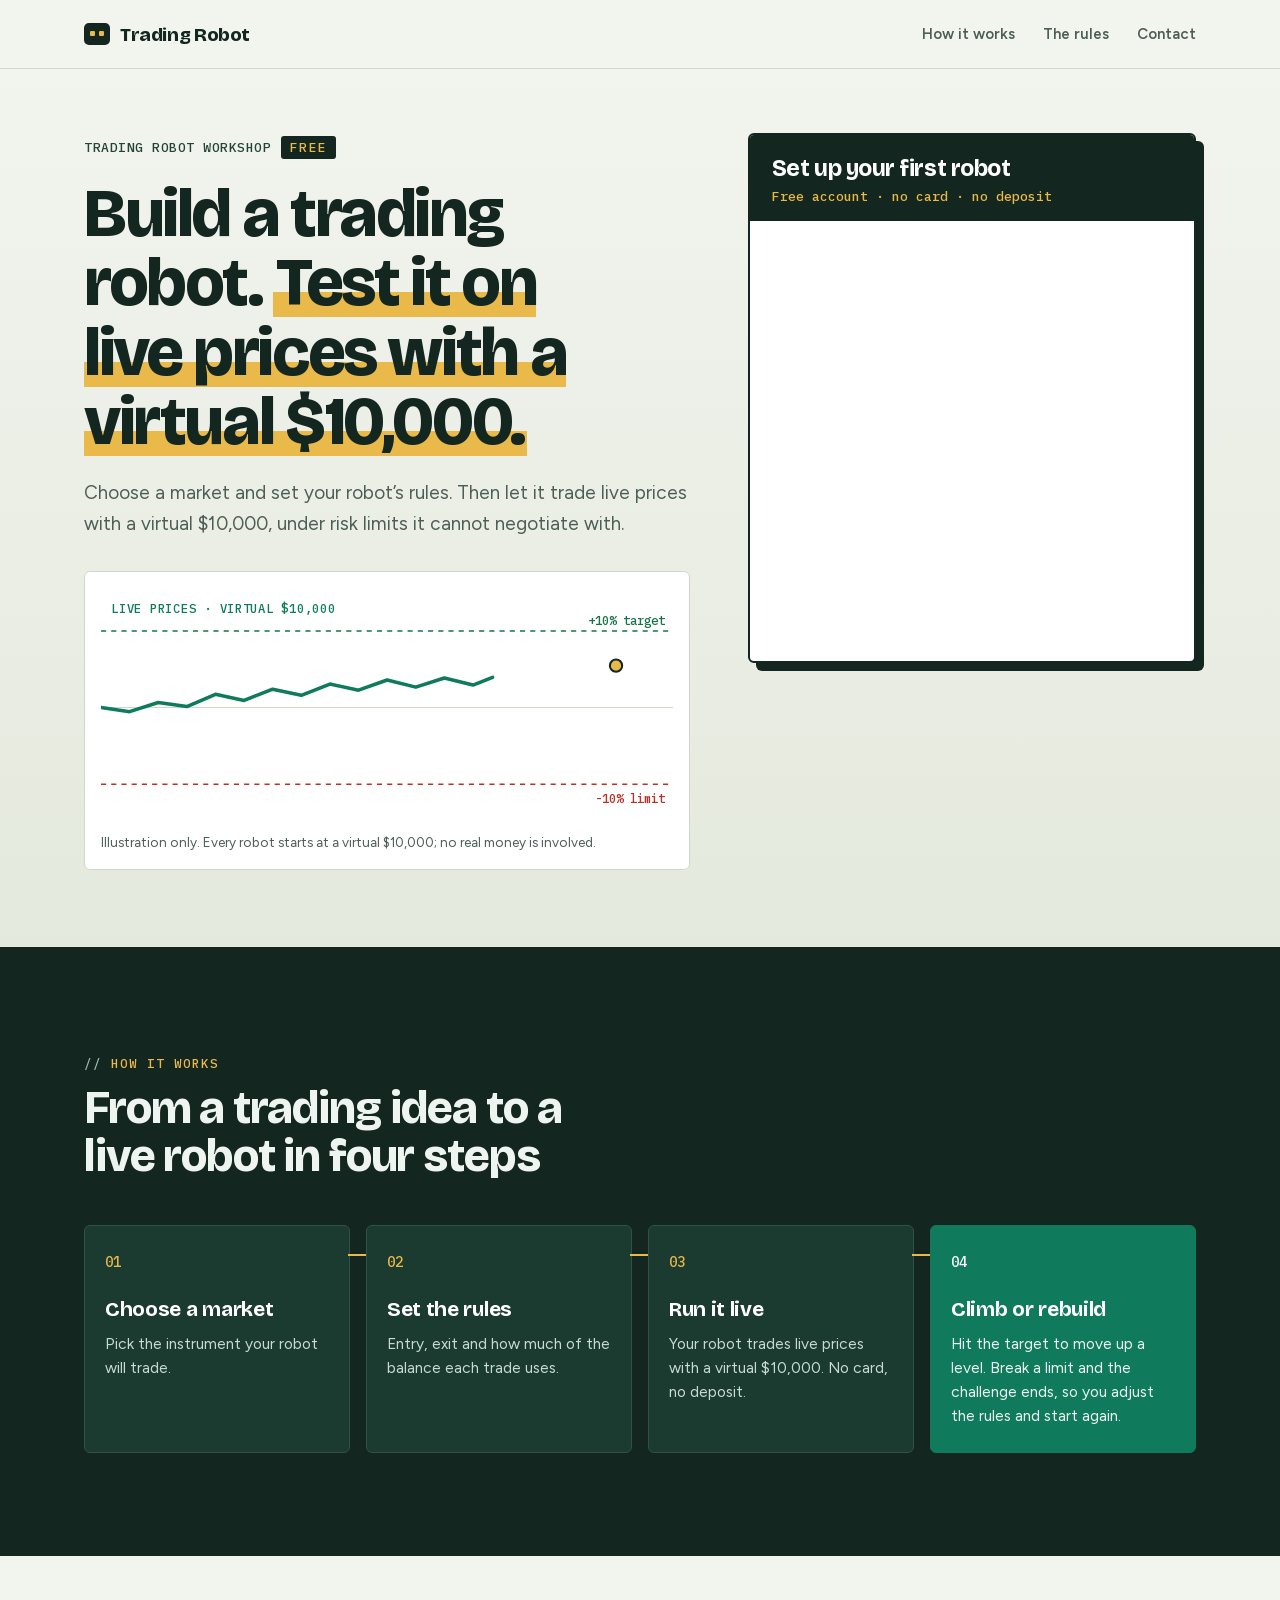
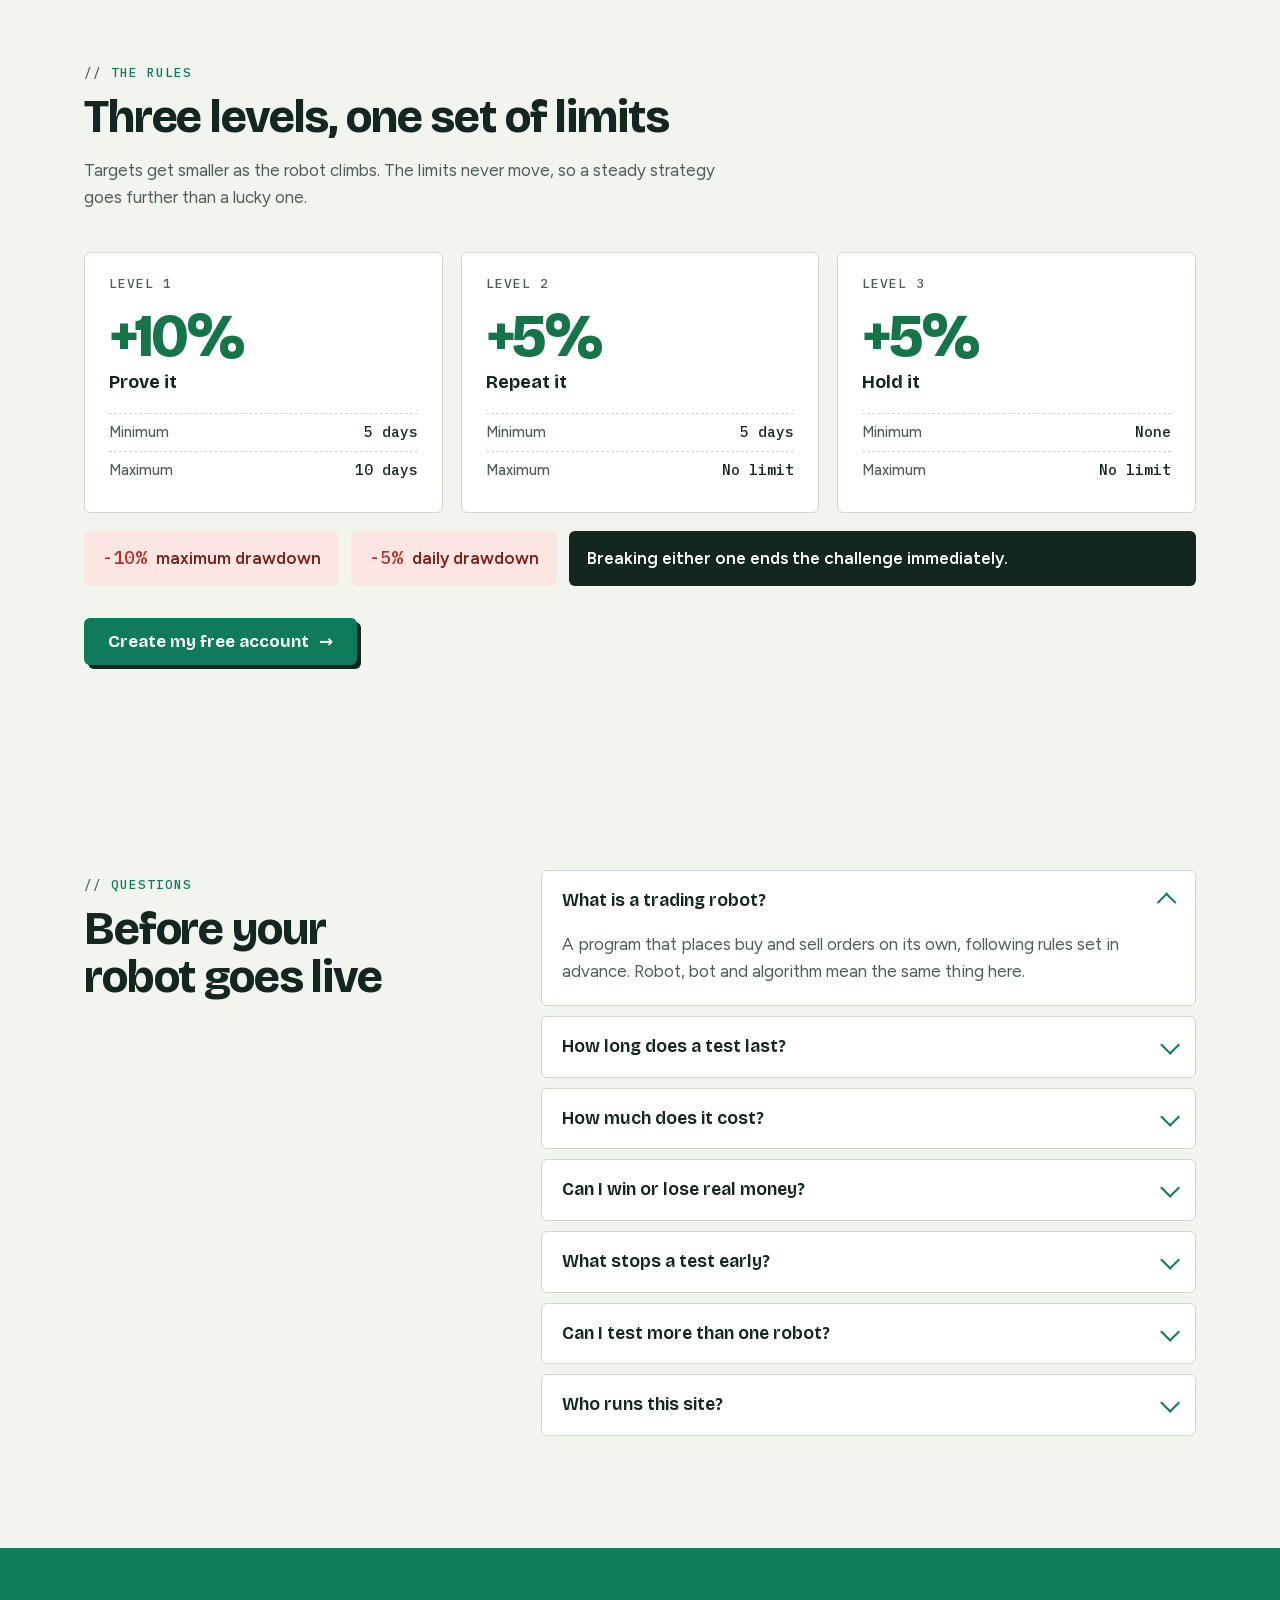
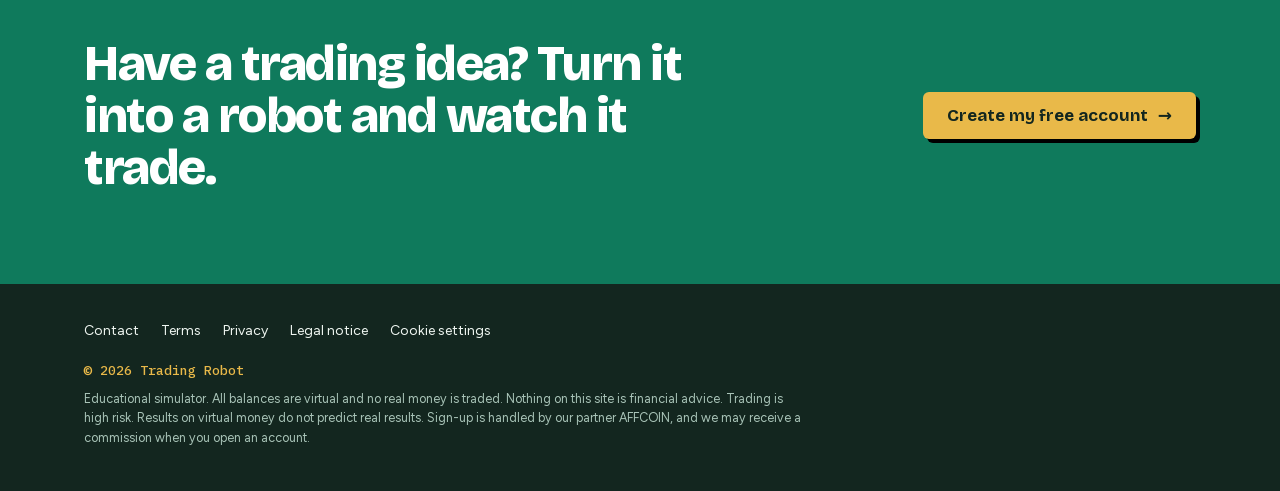
<file: index.html>
<!DOCTYPE html>
<html lang="en">
<head>
<meta charset="utf-8">
<meta name="viewport" content="width=device-width, initial-scale=1">
<title>Build a Trading Robot and Test It on Live Prices, Free | Trading Robot</title>
<meta name="description" content="Set up a trading robot and run it on live market prices with a virtual $10,000 under fixed risk limits. Free: no card, no deposit.">
<link rel="canonical" href="https://tradingrobot.software/">
<meta property="og:title" content="Build a Trading Robot and Test It on Live Prices, Free | Trading Robot">
<meta property="og:description" content="Set up a trading robot and run it on live market prices with a virtual $10,000 under fixed risk limits. Free: no card, no deposit.">
<meta property="og:url" content="https://tradingrobot.software/">
<meta property="og:type" content="website">
<meta name="theme-color" content="#f2f4ee">
<link rel="preload" href="/assets/fonts/BricolageGrotesque-latin.woff2" as="font" type="font/woff2" crossorigin>
<link rel="stylesheet" href="/assets/fonts/fonts.css">
<link rel="stylesheet" href="/assets/site.css">
<script src="/assets/consent.js" data-ga=""></script>
<script type="application/ld+json">
{"@context": "https://schema.org", "@type": "FAQPage", "mainEntity": [{"@type": "Question", "name": "What is a trading robot?", "acceptedAnswer": {"@type": "Answer", "text": "A program that places buy and sell orders on its own, following rules set in advance. Robot, bot and algorithm mean the same thing here."}}, {"@type": "Question", "name": "How long does a test last?", "acceptedAnswer": {"@type": "Answer", "text": "Level 1 lasts between 5 and 10 days. Level 2 needs at least 5 days and has no end date. Level 3 has neither a minimum nor a deadline."}}, {"@type": "Question", "name": "How much does it cost?", "acceptedAnswer": {"@type": "Answer", "text": "Nothing. Opening an account asks for no card and no deposit."}}, {"@type": "Question", "name": "Can I win or lose real money?", "acceptedAnswer": {"@type": "Answer", "text": "No. Every robot trades a virtual balance. There is no deposit, no withdrawal and no payout: the only thing at stake is your strategy's record."}}, {"@type": "Question", "name": "What stops a test early?", "acceptedAnswer": {"@type": "Answer", "text": "A loss of 5% in a single day, or a total drawdown of 10%. Either one ends the challenge on the spot."}}, {"@type": "Question", "name": "Can I test more than one robot?", "acceptedAnswer": {"@type": "Answer", "text": "Yes. Each robot gets its own virtual $10,000 balance, so you can compare versions of a strategy side by side."}}]}
</script>
</head>
<body>
<header class="bar">
  <div class="wrap">
    <a class="logo" href="/"><span class="logo-glyph" aria-hidden="true"></span>Trading Robot</a>
    <nav aria-label="Main"><a href="/#how">How it works</a><a class="hide-sm" href="/#rules">The rules</a><a href="/contact/">Contact</a></nav>
  </div>
</header>

<main>
<section class="hero">
  <div class="wrap hero-grid">
    <div class="hero-copy">
      <p class="tag fade">Trading robot workshop <span>Free</span></p>
      <h1 class="fade f1">Build a trading robot. <mark>Test it on live prices with a virtual $10,000.</mark></h1>
      <p class="intro fade f2">Choose a market and set your robot&rsquo;s rules. Then let it trade live prices with a virtual $10,000, under risk limits it cannot negotiate with.</p>
      <figure class="curve fade f3" aria-labelledby="curve-cap">
        <svg viewBox="0 0 560 230" role="img" aria-label="Illustration: a robot's virtual balance on live prices, between a +10% target and a -10% limit">
          <line class="c-target" x1="0" y1="42" x2="560" y2="42"/>
          <line class="c-limit" x1="0" y1="192" x2="560" y2="192"/>
          <line class="c-zero" x1="0" y1="117" x2="560" y2="117"/>
          <polyline class="c-live" points="0,117 28,121 56,112 84,116 112,104 140,110 168,99 196,105 224,94 252,100 280,90 308,97 336,88 364,95 392,84 420,90 448,80 476,87 504,76"/>
          <circle class="c-dot" cx="504" cy="76" r="6"/>
          <text class="c-lab c-lab-live" x="10" y="24">LIVE PRICES &middot; VIRTUAL $10,000</text>
          <text class="c-val c-val-t" x="552" y="36" text-anchor="end">+10% target</text>
          <text class="c-val c-val-r" x="552" y="210" text-anchor="end">-10% limit</text>
        </svg>
        <figcaption id="curve-cap">Illustration only. Every robot starts at a virtual $10,000; no real money is involved.</figcaption>
      </figure>
    </div>
    <aside class="join fade f2" id="start" aria-labelledby="join-title">
      <div class="join-head">
        <h2 id="join-title">Set up your first robot</h2>
        <p>Free account &middot; no card &middot; no deposit</p>
      </div>
      <div class="wl-signup"></div>
    </aside>
  </div>
</section>

<section class="pipeline" id="how" aria-labelledby="pipe-title">
  <div class="wrap">
    <div class="head">
      <p class="label">How it works</p>
      <h2 class="title" id="pipe-title">From a trading idea to a live robot in four steps</h2>
    </div>
    <ol class="stages">
      <li><span class="stage-n">01</span><h3>Choose a market</h3><p>Pick the instrument your robot will trade.</p></li>
      <li><span class="stage-n">02</span><h3>Set the rules</h3><p>Entry, exit and how much of the balance each trade uses.</p></li>
      <li><span class="stage-n">03</span><h3>Run it live</h3><p>Your robot trades live prices with a virtual $10,000. No card, no deposit.</p></li>
      <li class="here"><span class="stage-n">04</span><h3>Climb or rebuild</h3><p>Hit the target to move up a level. Break a limit and the challenge ends, so you adjust the rules and start again.</p></li>
    </ol>
  </div>
</section>

<section class="levels" id="rules" aria-labelledby="levels-title">
  <div class="wrap">
    <div class="head">
      <p class="label">The rules</p>
      <h2 class="title" id="levels-title">Three levels, one set of limits</h2>
      <p class="sub">Targets get smaller as the robot climbs. The limits never move, so a steady strategy goes further than a lucky one.</p>
    </div>
    <div class="lv-grid">
      <article class="lv"><p class="lv-n">Level 1</p><p class="lv-goal">+10%</p><p class="lv-name">Prove it</p><ul><li><span>Minimum</span>5 days</li><li><span>Maximum</span>10 days</li></ul></article>
      <article class="lv"><p class="lv-n">Level 2</p><p class="lv-goal">+5%</p><p class="lv-name">Repeat it</p><ul><li><span>Minimum</span>5 days</li><li><span>Maximum</span>No limit</li></ul></article>
      <article class="lv"><p class="lv-n">Level 3</p><p class="lv-goal">+5%</p><p class="lv-name">Hold it</p><ul><li><span>Minimum</span>None</li><li><span>Maximum</span>No limit</li></ul></article>
    </div>
    <div class="limits" role="note">
      <p><b>-10%</b> maximum drawdown</p>
      <p><b>-5%</b> daily drawdown</p>
      <p class="stop">Breaking either one ends the challenge immediately.</p>
    </div>
    <p class="actions"><a class="btn" href="#start">Create my free account <span aria-hidden="true">&rarr;</span></a></p>
  </div>
</section>

<section class="faq" aria-labelledby="faq-title">
  <div class="wrap">
    <div class="head">
      <p class="label">Questions</p>
      <h2 class="title" id="faq-title">Before your robot goes live</h2>
    </div>
    <div class="qa">
      <details open><summary>What is a trading robot?</summary><p>A program that places buy and sell orders on its own, following rules set in advance. Robot, bot and algorithm mean the same thing here.</p></details>
      <details><summary>How long does a test last?</summary><p>Level 1 lasts between 5 and 10 days. Level 2 needs at least 5 days and has no end date. Level 3 has neither a minimum nor a deadline.</p></details>
      <details><summary>How much does it cost?</summary><p>Nothing. Opening an account asks for no card and no deposit.</p></details>
      <details><summary>Can I win or lose real money?</summary><p>No. Every robot trades a virtual balance. There is no deposit, no withdrawal and no payout: the only thing at stake is your strategy's record.</p></details>
      <details><summary>What stops a test early?</summary><p>A loss of 5% in a single day, or a total drawdown of 10%. Either one ends the challenge on the spot.</p></details>
      <details><summary>Can I test more than one robot?</summary><p>Yes. Each robot gets its own virtual $10,000 balance, so you can compare versions of a strategy side by side.</p></details>
      <details><summary>Who runs this site?</summary><p>An independent publisher. See the <a href="/legal-notice/">legal notice</a>, or write to us through the <a href="/contact/">contact page</a>.</p></details>
    </div>
  </div>
</section>

<section class="closing">
  <div class="wrap">
    <h2>Have a trading idea? Turn it into a robot and watch it trade.</h2>
    <a class="btn btn-light" href="#start">Create my free account <span aria-hidden="true">&rarr;</span></a>
  </div>
</section>
</main>

<footer class="foot">
  <div class="wrap">
    <nav aria-label="Footer"><a href="/contact/">Contact</a><a href="/terms/">Terms</a><a href="/privacy-policy/">Privacy</a><a href="/legal-notice/">Legal notice</a><a href="/privacy-policy/#cookies" data-cookie-settings>Cookie settings</a></nav>
    <p class="copy">&copy; 2026 Trading Robot</p>
    <small>Educational simulator. All balances are virtual and no real money is traded. Nothing on this site is financial advice. Trading is high risk. Results on virtual money do not predict real results. Sign-up is handled by our partner AFFCOIN, and we may receive a commission when you open an account.</small>
  </div>
</footer>

<script src="/assets/site.js" defer></script>
<script src="https://affcoin.com/products/scripts/183/" defer></script>
</body>
</html>
</file>
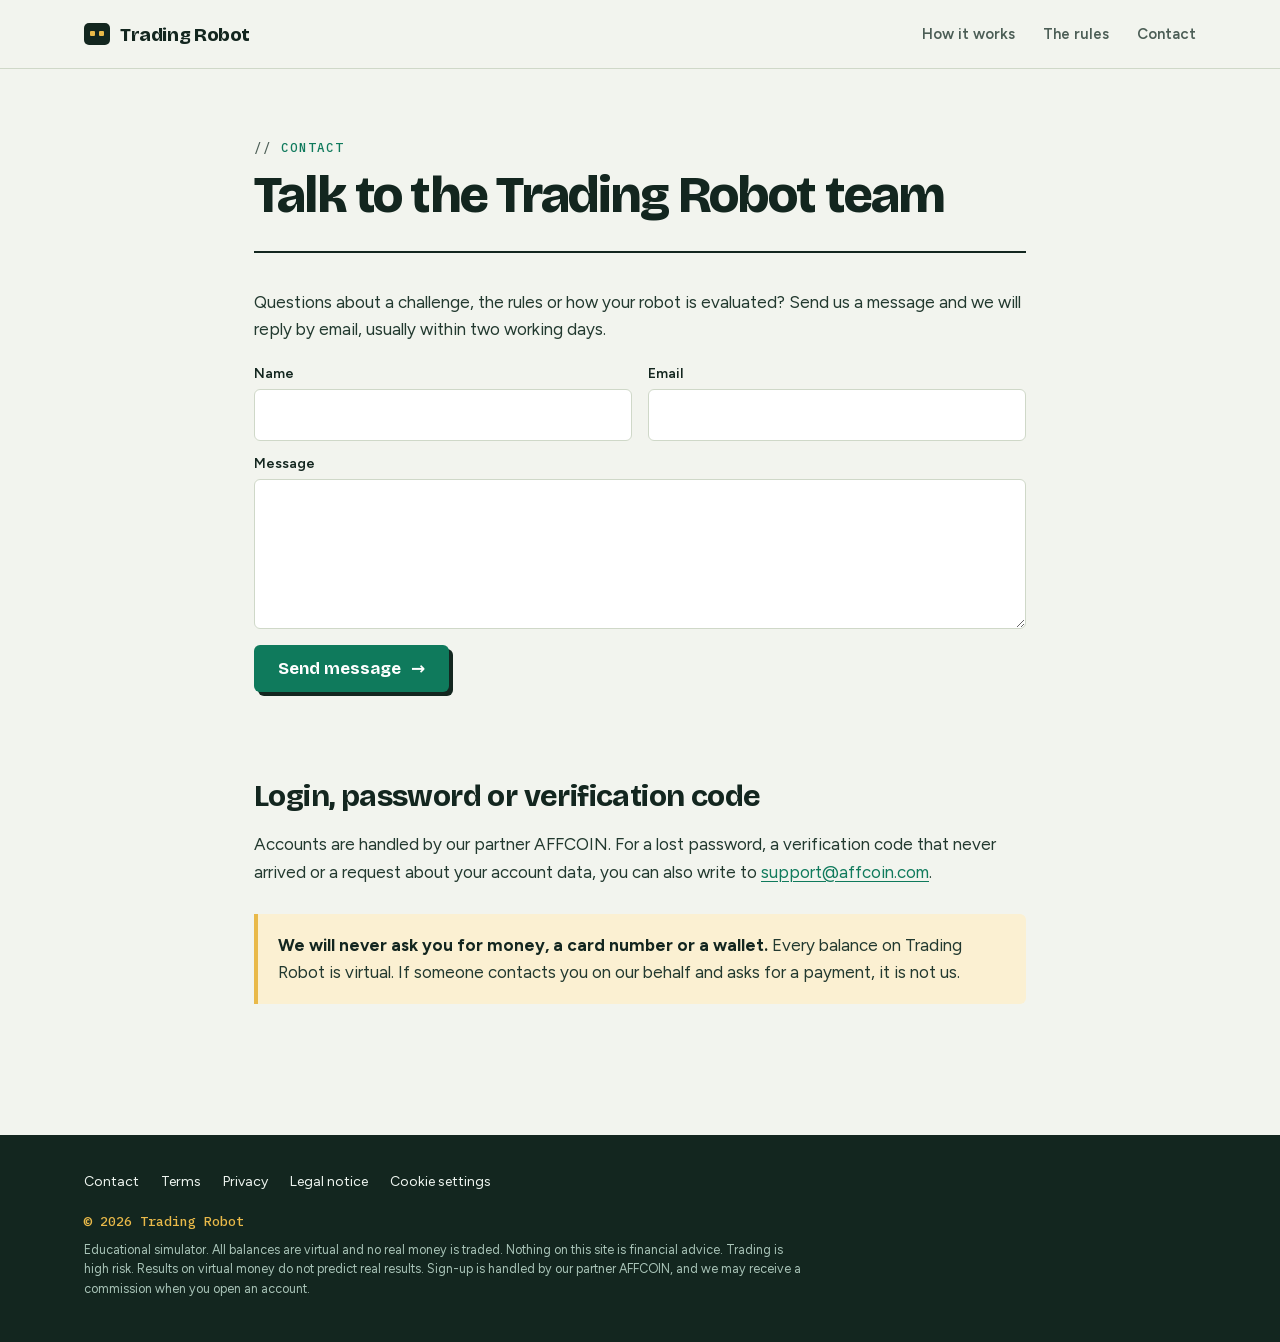
<file: contact/index.html>
<!DOCTYPE html>
<html lang="en">
<head>
<meta charset="utf-8">
<meta name="viewport" content="width=device-width, initial-scale=1">
<title>Contact | Trading Robot</title>
<meta name="description" content="Questions about the challenges, your virtual balance or the rules? Send the Trading Robot team a message and we will reply by email.">
<link rel="canonical" href="https://tradingrobot.software/contact/">
<meta property="og:title" content="Contact | Trading Robot">
<meta property="og:description" content="Questions about the challenges, your virtual balance or the rules? Send the Trading Robot team a message and we will reply by email.">
<meta property="og:url" content="https://tradingrobot.software/contact/">
<meta property="og:type" content="website">
<meta name="theme-color" content="#f2f4ee">
<link rel="preload" href="/assets/fonts/BricolageGrotesque-latin.woff2" as="font" type="font/woff2" crossorigin>
<link rel="stylesheet" href="/assets/fonts/fonts.css">
<link rel="stylesheet" href="/assets/site.css">
<script src="/assets/consent.js" data-ga=""></script>
</head>
<body>
<header class="bar">
  <div class="wrap">
    <a class="logo" href="/"><span class="logo-glyph" aria-hidden="true"></span>Trading Robot</a>
    <nav aria-label="Main"><a href="/#how">How it works</a><a class="hide-sm" href="/#rules">The rules</a><a href="/contact/">Contact</a></nav>
  </div>
</header>

<main class="page">
  <div class="wrap">
    <div class="page-head">
      <p class="label">Contact</p>
      <h1>Talk to the Trading Robot team</h1>
    </div>
    <div class="prose">
      <p>Questions about a challenge, the rules or how your robot is evaluated? Send us a message and we will reply by email, usually within two working days.</p>
      <form class="cform" id="cform" novalidate>
        <div class="row">
          <label>Name<input name="name" type="text" autocomplete="name" maxlength="100" required></label>
          <label>Email<input name="email" type="email" autocomplete="email" maxlength="200" required></label>
        </div>
        <label>Message<textarea name="message" maxlength="5000" required></textarea></label>
        <div class="hp" aria-hidden="true"><label>Website<input name="website" type="text" tabindex="-1" autocomplete="off"></label></div>
        <button class="btn" type="submit">Send message <span aria-hidden="true">&rarr;</span></button>
        <p class="cform-status" role="status" aria-live="polite"></p>
      </form>
      <h2>Login, password or verification code</h2>
      <p>Accounts are handled by our partner AFFCOIN. For a lost password, a verification code that never arrived or a request about your account data, you can also write to <a href="mailto:support@affcoin.com">support@affcoin.com</a>.</p>
      <div class="callout"><p><strong>We will never ask you for money, a card number or a wallet.</strong> Every balance on Trading Robot is virtual. If someone contacts you on our behalf and asks for a payment, it is not us.</p></div>
    </div>
  </div>
</main>

<footer class="foot">
  <div class="wrap">
    <nav aria-label="Footer"><a href="/contact/">Contact</a><a href="/terms/">Terms</a><a href="/privacy-policy/">Privacy</a><a href="/legal-notice/">Legal notice</a><a href="/privacy-policy/#cookies" data-cookie-settings>Cookie settings</a></nav>
    <p class="copy">&copy; 2026 Trading Robot</p>
    <small>Educational simulator. All balances are virtual and no real money is traded. Nothing on this site is financial advice. Trading is high risk. Results on virtual money do not predict real results. Sign-up is handled by our partner AFFCOIN, and we may receive a commission when you open an account.</small>
  </div>
</footer>
<script>
(function(){
  var f=document.getElementById("cform");if(!f)return;
  var st=f.querySelector(".cform-status"),btn=f.querySelector("button");
  function show(msg,cls){st.textContent=msg;st.className="cform-status "+(cls||"")}
  f.addEventListener("submit",function(e){
    e.preventDefault();
    var d={name:f.name.value.trim(),email:f.email.value.trim(),message:f.message.value.trim(),website:f.website.value};
    if(!d.name||!d.message||!/^[^\s@]+@[^\s@]+\.[^\s@]+$/.test(d.email)){show("Please fill in your name, a valid email and a message.","err");return}
    btn.disabled=true;show("Sending...");
    fetch("https://bitcoinera-contact.martinratinaud.workers.dev",{method:"POST",headers:{"Content-Type":"application/json"},body:JSON.stringify(d)})
      .then(function(r){return r.json().then(function(j){return{ok:r.ok&&j.ok,j:j}})})
      .then(function(res){if(res.ok){f.reset();show("Thanks, your message has been sent. We will reply by email.","ok")}else{show(res.j.error||"Message could not be sent. Please try again later.","err")}})
      .catch(function(){show("Message could not be sent. Please try again later.","err")})
      .then(function(){btn.disabled=false});
  });
})();
</script>
</body>
</html>
</file>
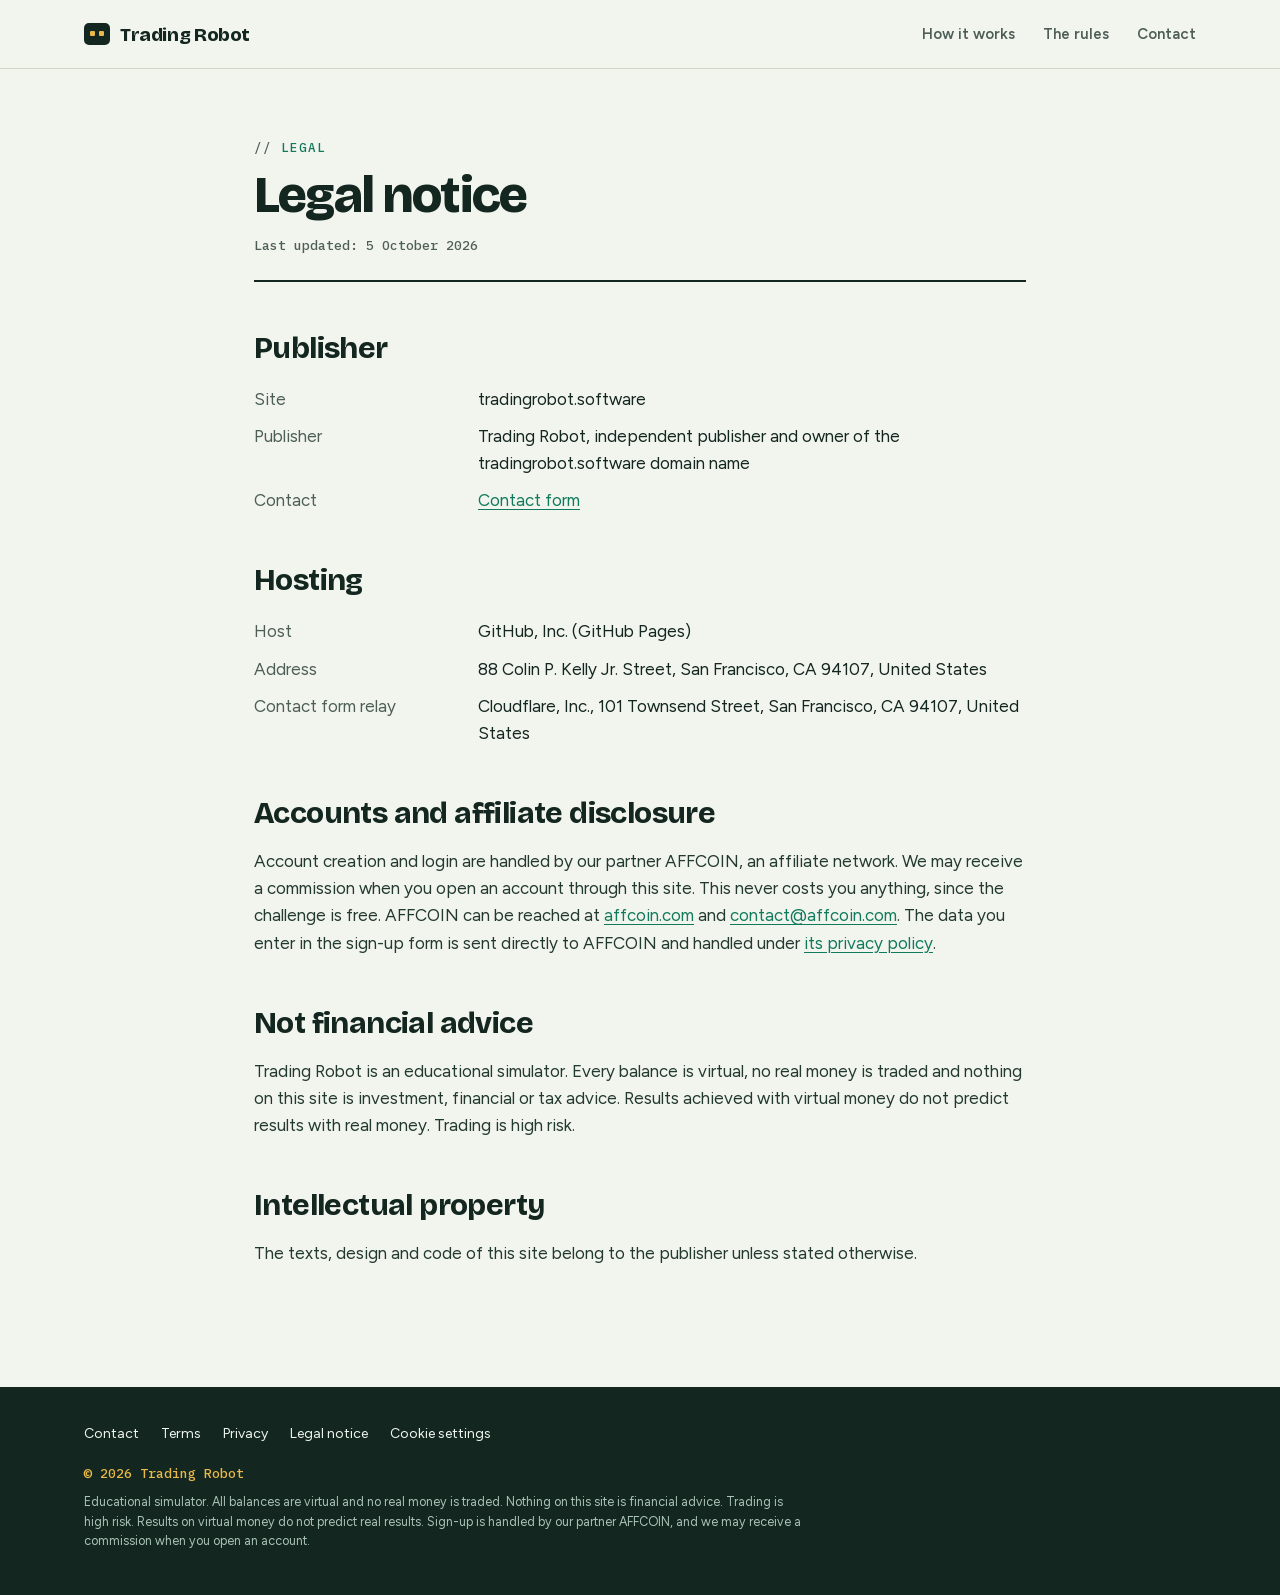
<file: legal-notice/index.html>
<!DOCTYPE html>
<html lang="en">
<head>
<meta charset="utf-8">
<meta name="viewport" content="width=device-width, initial-scale=1">
<title>Legal notice | Trading Robot</title>
<meta name="description" content="Who publishes tradingrobot.software, who hosts it, who runs the trading accounts and how to reach us.">
<link rel="canonical" href="https://tradingrobot.software/legal-notice/">
<meta property="og:title" content="Legal notice | Trading Robot">
<meta property="og:description" content="Who publishes tradingrobot.software, who hosts it, who runs the trading accounts and how to reach us.">
<meta property="og:url" content="https://tradingrobot.software/legal-notice/">
<meta property="og:type" content="website">
<meta name="theme-color" content="#f2f4ee">
<link rel="preload" href="/assets/fonts/BricolageGrotesque-latin.woff2" as="font" type="font/woff2" crossorigin>
<link rel="stylesheet" href="/assets/fonts/fonts.css">
<link rel="stylesheet" href="/assets/site.css">
<script src="/assets/consent.js" data-ga=""></script>
</head>
<body>
<header class="bar">
  <div class="wrap">
    <a class="logo" href="/"><span class="logo-glyph" aria-hidden="true"></span>Trading Robot</a>
    <nav aria-label="Main"><a href="/#how">How it works</a><a class="hide-sm" href="/#rules">The rules</a><a href="/contact/">Contact</a></nav>
  </div>
</header>

<main class="page">
  <div class="wrap">
    <div class="page-head">
      <p class="label">Legal</p>
      <h1>Legal notice</h1>
      <p class="updated">Last updated: 5 October 2026</p>
    </div>
    <div class="prose">
      <h2>Publisher</h2>
      <dl class="facts">
        <dt>Site</dt><dd>tradingrobot.software</dd>
        <!-- TODO: legal entity, registration number and registered address of the publisher -->
        <dt>Publisher</dt><dd>Trading Robot, independent publisher and owner of the tradingrobot.software domain name</dd>
        <dt>Contact</dt><dd><a href="/contact/">Contact form</a></dd>
      </dl>
      <h2>Hosting</h2>
      <dl class="facts">
        <dt>Host</dt><dd>GitHub, Inc. (GitHub Pages)</dd>
        <dt>Address</dt><dd>88 Colin P. Kelly Jr. Street, San Francisco, CA 94107, United States</dd>
        <dt>Contact form relay</dt><dd>Cloudflare, Inc., 101 Townsend Street, San Francisco, CA 94107, United States</dd>
      </dl>
      <h2>Accounts and affiliate disclosure</h2>
      <p>Account creation and login are handled by our partner AFFCOIN, an affiliate network. We may receive a commission when you open an account through this site. This never costs you anything, since the challenge is free. AFFCOIN can be reached at <a href="https://affcoin.com/" rel="nofollow noopener" target="_blank">affcoin.com</a> and <a href="mailto:contact@affcoin.com">contact@affcoin.com</a>. The data you enter in the sign-up form is sent directly to AFFCOIN and handled under <a href="https://affcoin.com/privacy" rel="nofollow noopener" target="_blank">its privacy policy</a>.</p>
      <h2>Not financial advice</h2>
      <p>Trading Robot is an educational simulator. Every balance is virtual, no real money is traded and nothing on this site is investment, financial or tax advice. Results achieved with virtual money do not predict results with real money. Trading is high risk.</p>
      <h2>Intellectual property</h2>
      <p>The texts, design and code of this site belong to the publisher unless stated otherwise.</p>
    </div>
  </div>
</main>

<footer class="foot">
  <div class="wrap">
    <nav aria-label="Footer"><a href="/contact/">Contact</a><a href="/terms/">Terms</a><a href="/privacy-policy/">Privacy</a><a href="/legal-notice/">Legal notice</a><a href="/privacy-policy/#cookies" data-cookie-settings>Cookie settings</a></nav>
    <p class="copy">&copy; 2026 Trading Robot</p>
    <small>Educational simulator. All balances are virtual and no real money is traded. Nothing on this site is financial advice. Trading is high risk. Results on virtual money do not predict real results. Sign-up is handled by our partner AFFCOIN, and we may receive a commission when you open an account.</small>
  </div>
</footer>
</body>
</html>
</file>
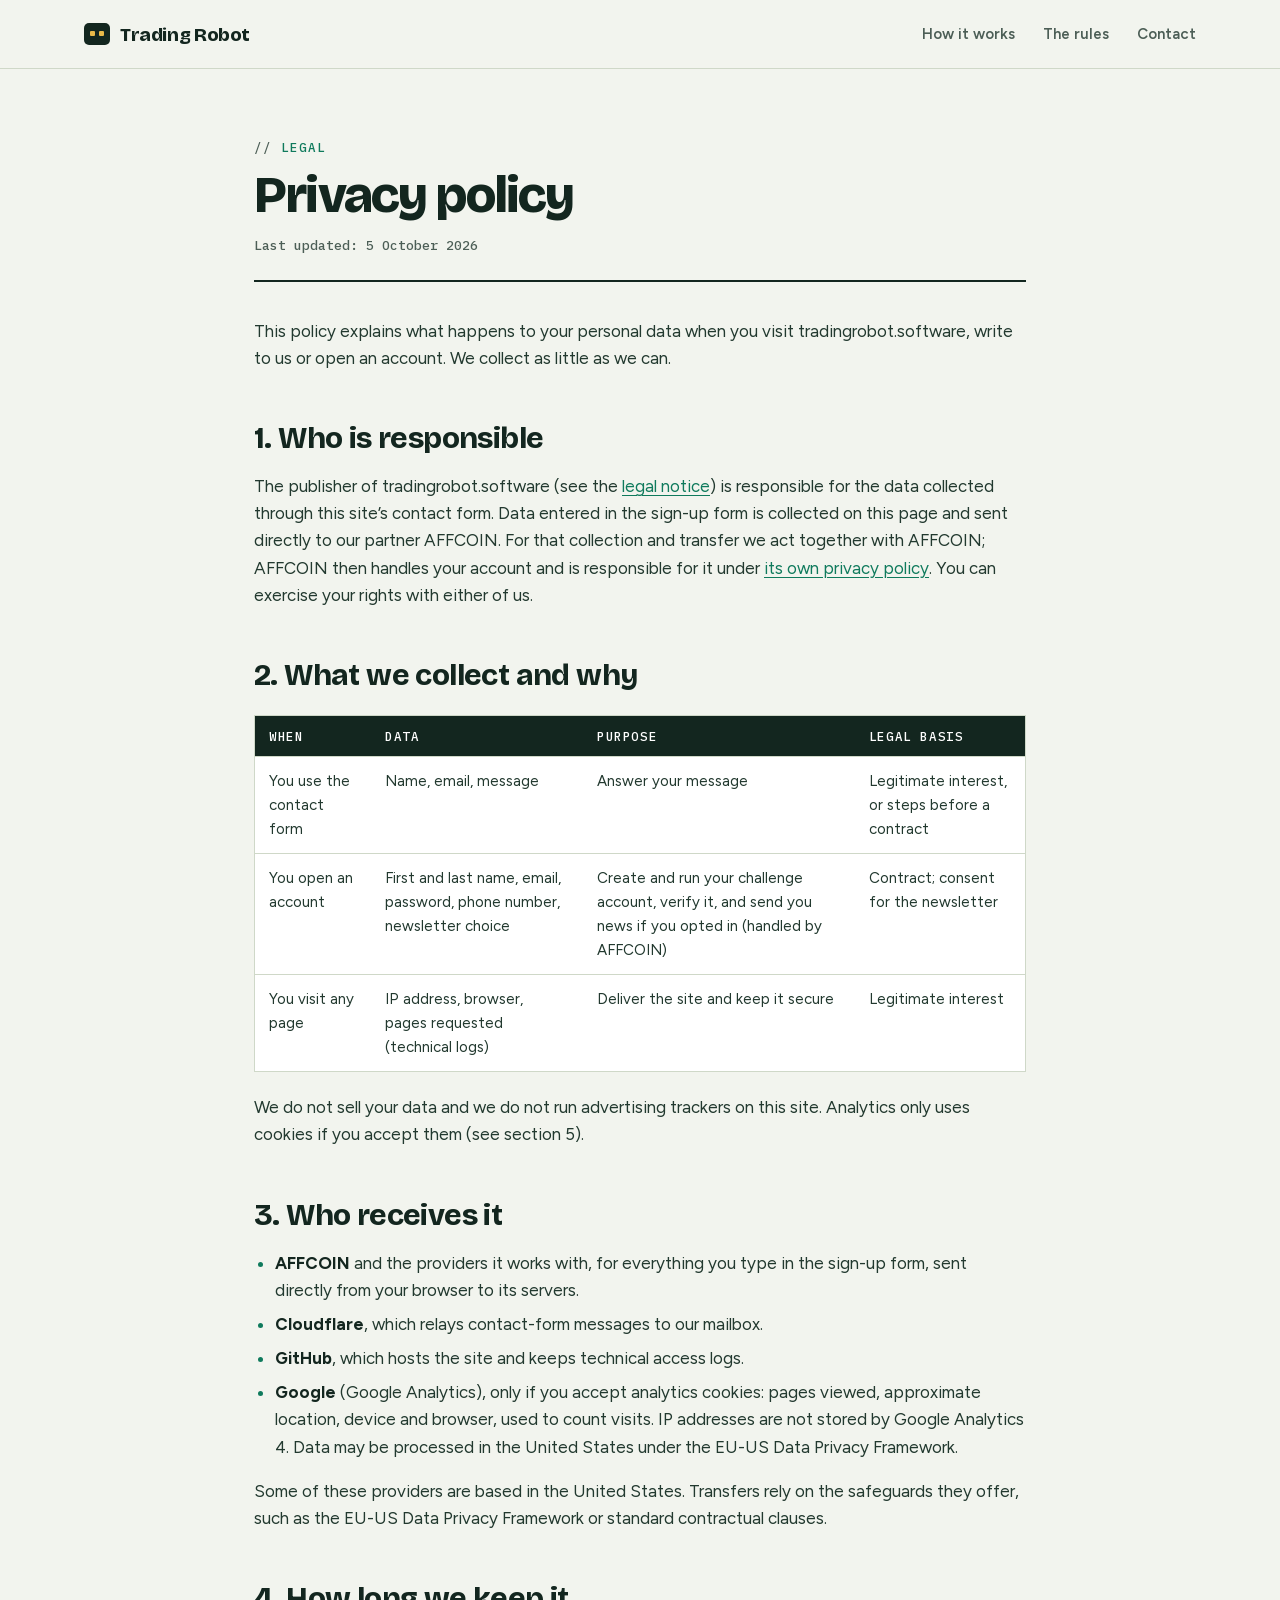
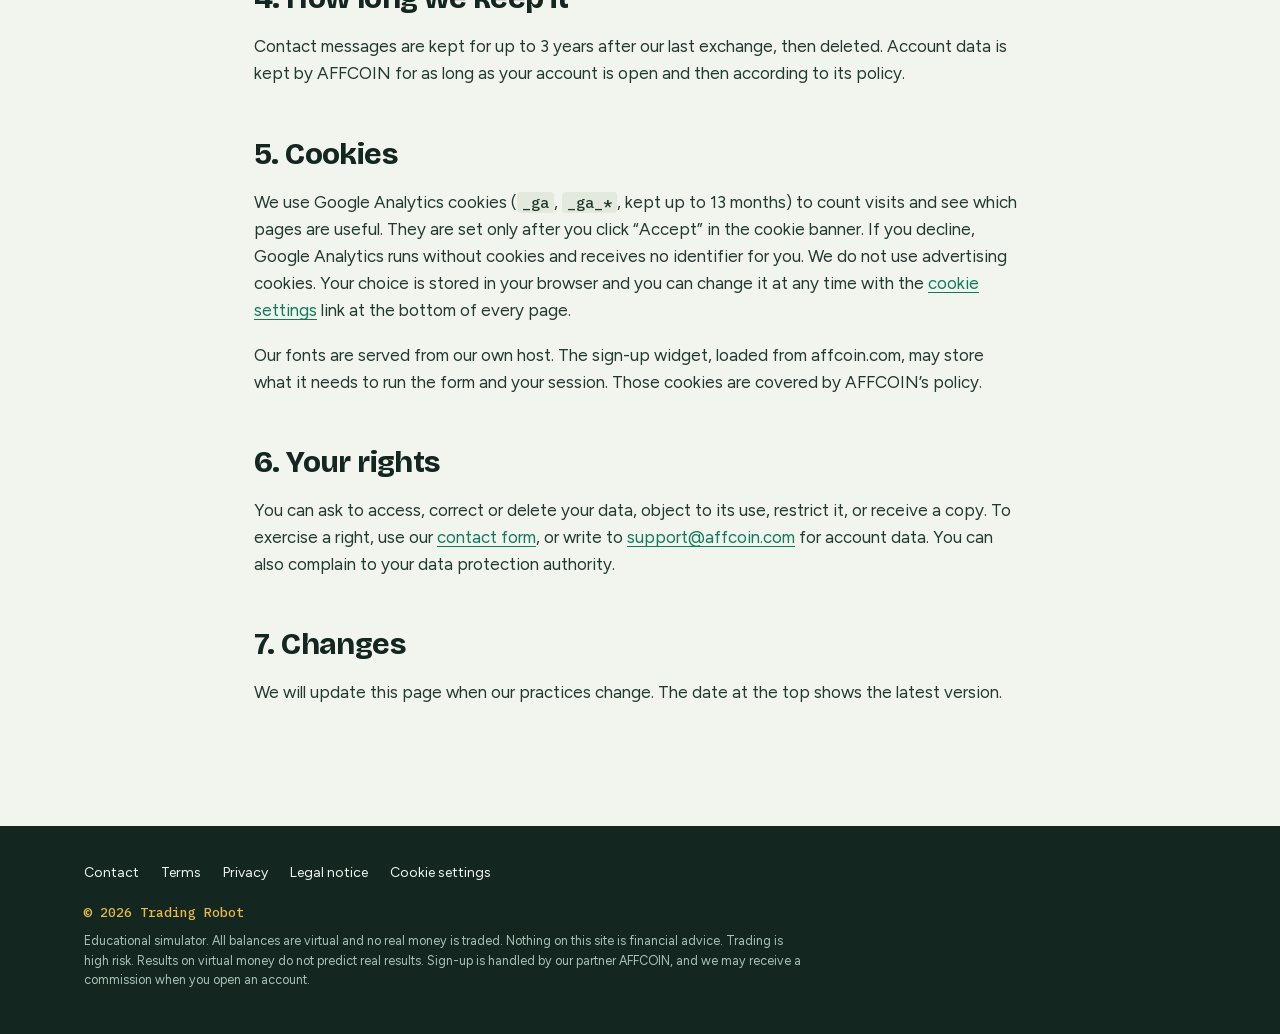
<file: privacy-policy/index.html>
<!DOCTYPE html>
<html lang="en">
<head>
<meta charset="utf-8">
<meta name="viewport" content="width=device-width, initial-scale=1">
<title>Privacy policy | Trading Robot</title>
<meta name="description" content="What personal data tradingrobot.software collects, why, who receives it, how long it is kept and how to exercise your rights.">
<link rel="canonical" href="https://tradingrobot.software/privacy-policy/">
<meta property="og:title" content="Privacy policy | Trading Robot">
<meta property="og:description" content="What personal data tradingrobot.software collects, why, who receives it, how long it is kept and how to exercise your rights.">
<meta property="og:url" content="https://tradingrobot.software/privacy-policy/">
<meta property="og:type" content="website">
<meta name="theme-color" content="#f2f4ee">
<link rel="preload" href="/assets/fonts/BricolageGrotesque-latin.woff2" as="font" type="font/woff2" crossorigin>
<link rel="stylesheet" href="/assets/fonts/fonts.css">
<link rel="stylesheet" href="/assets/site.css">
<script src="/assets/consent.js" data-ga=""></script>
</head>
<body>
<header class="bar">
  <div class="wrap">
    <a class="logo" href="/"><span class="logo-glyph" aria-hidden="true"></span>Trading Robot</a>
    <nav aria-label="Main"><a href="/#how">How it works</a><a class="hide-sm" href="/#rules">The rules</a><a href="/contact/">Contact</a></nav>
  </div>
</header>

<main class="page">
  <div class="wrap">
    <div class="page-head">
      <p class="label">Legal</p>
      <h1>Privacy policy</h1>
      <p class="updated">Last updated: 5 October 2026</p>
    </div>
    <div class="prose">
      <p>This policy explains what happens to your personal data when you visit tradingrobot.software, write to us or open an account. We collect as little as we can.</p>
      <h2>1. Who is responsible</h2>
      <p>The publisher of tradingrobot.software (see the <a href="/legal-notice/">legal notice</a>) is responsible for the data collected through this site&rsquo;s contact form. Data entered in the sign-up form is collected on this page and sent directly to our partner AFFCOIN. For that collection and transfer we act together with AFFCOIN; AFFCOIN then handles your account and is responsible for it under <a href="https://affcoin.com/privacy" rel="nofollow noopener" target="_blank">its own privacy policy</a>. You can exercise your rights with either of us.</p>
      <h2>2. What we collect and why</h2>
      <table>
        <thead><tr><th>When</th><th>Data</th><th>Purpose</th><th>Legal basis</th></tr></thead>
        <tbody>
          <tr><td>You use the contact form</td><td>Name, email, message</td><td>Answer your message</td><td>Legitimate interest, or steps before a contract</td></tr>
          <tr><td>You open an account</td><td>First and last name, email, password, phone number, newsletter choice</td><td>Create and run your challenge account, verify it, and send you news if you opted in (handled by AFFCOIN)</td><td>Contract; consent for the newsletter</td></tr>
          <tr><td>You visit any page</td><td>IP address, browser, pages requested (technical logs)</td><td>Deliver the site and keep it secure</td><td>Legitimate interest</td></tr>
        </tbody>
      </table>
      <p>We do not sell your data and we do not run advertising trackers on this site. Analytics only uses cookies if you accept them (see section 5).</p>
      <h2>3. Who receives it</h2>
      <ul>
        <li><strong>AFFCOIN</strong> and the providers it works with, for everything you type in the sign-up form, sent directly from your browser to its servers.</li>
        <li><strong>Cloudflare</strong>, which relays contact-form messages to our mailbox.</li>
        <li><strong>GitHub</strong>, which hosts the site and keeps technical access logs.</li>
        <li><strong>Google</strong> (Google Analytics), only if you accept analytics cookies: pages viewed, approximate location, device and browser, used to count visits. IP addresses are not stored by Google Analytics 4. Data may be processed in the United States under the EU-US Data Privacy Framework.</li>
      </ul>
      <p>Some of these providers are based in the United States. Transfers rely on the safeguards they offer, such as the EU-US Data Privacy Framework or standard contractual clauses.</p>
      <h2>4. How long we keep it</h2>
      <p>Contact messages are kept for up to 3 years after our last exchange, then deleted. Account data is kept by AFFCOIN for as long as your account is open and then according to its policy.</p>
      <h2 id="cookies">5. Cookies</h2>
      <p>We use Google Analytics cookies (<code>_ga</code>, <code>_ga_*</code>, kept up to 13 months) to count visits and see which pages are useful. They are set only after you click &ldquo;Accept&rdquo; in the cookie banner. If you decline, Google Analytics runs without cookies and receives no identifier for you. We do not use advertising cookies. Your choice is stored in your browser and you can change it at any time with the <a href="/privacy-policy/#cookies" data-cookie-settings>cookie settings</a> link at the bottom of every page.</p>
      <p>Our fonts are served from our own host. The sign-up widget, loaded from affcoin.com, may store what it needs to run the form and your session. Those cookies are covered by AFFCOIN&rsquo;s policy.</p>
      <h2>6. Your rights</h2>
      <p>You can ask to access, correct or delete your data, object to its use, restrict it, or receive a copy. To exercise a right, use our <a href="/contact/">contact form</a>, or write to <a href="mailto:support@affcoin.com">support@affcoin.com</a> for account data. You can also complain to your data protection authority.</p>
      <h2>7. Changes</h2>
      <p>We will update this page when our practices change. The date at the top shows the latest version.</p>
    </div>
  </div>
</main>

<footer class="foot">
  <div class="wrap">
    <nav aria-label="Footer"><a href="/contact/">Contact</a><a href="/terms/">Terms</a><a href="/privacy-policy/">Privacy</a><a href="/legal-notice/">Legal notice</a><a href="/privacy-policy/#cookies" data-cookie-settings>Cookie settings</a></nav>
    <p class="copy">&copy; 2026 Trading Robot</p>
    <small>Educational simulator. All balances are virtual and no real money is traded. Nothing on this site is financial advice. Trading is high risk. Results on virtual money do not predict real results. Sign-up is handled by our partner AFFCOIN, and we may receive a commission when you open an account.</small>
  </div>
</footer>
</body>
</html>
</file>
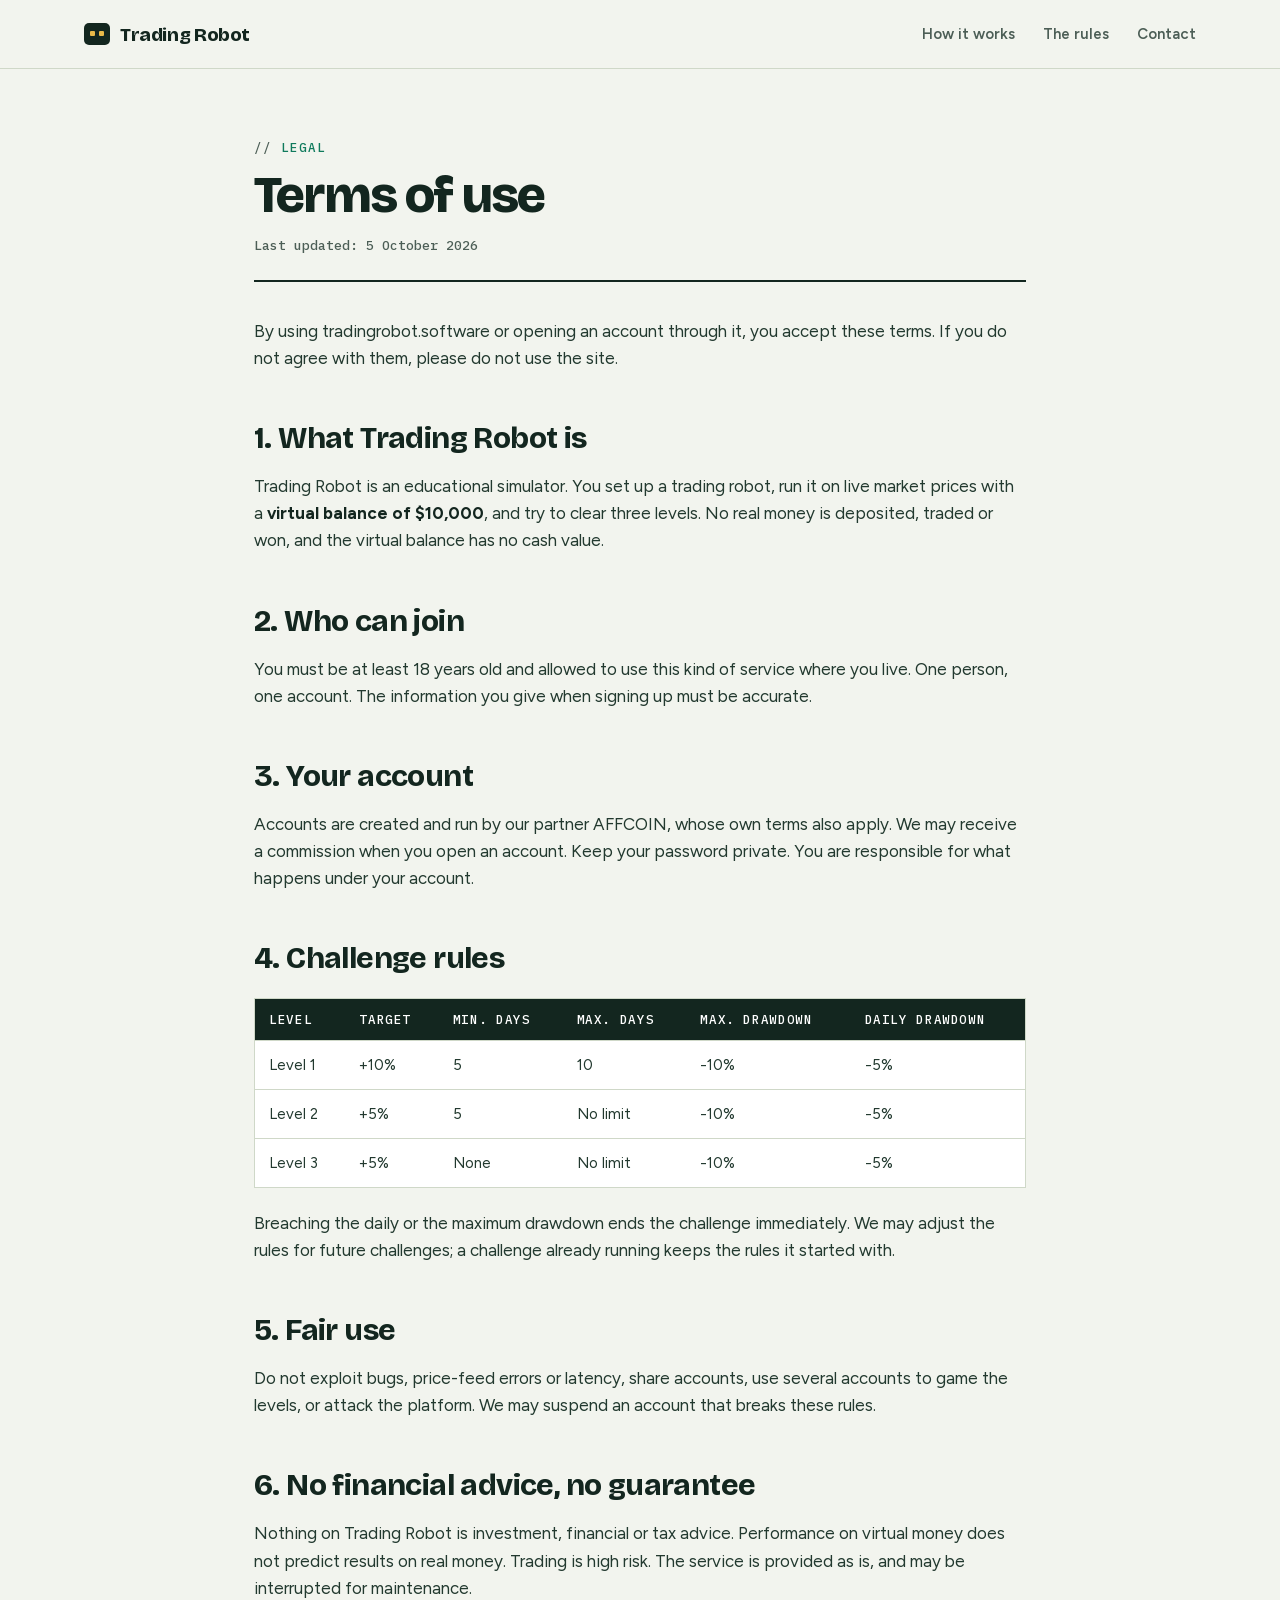
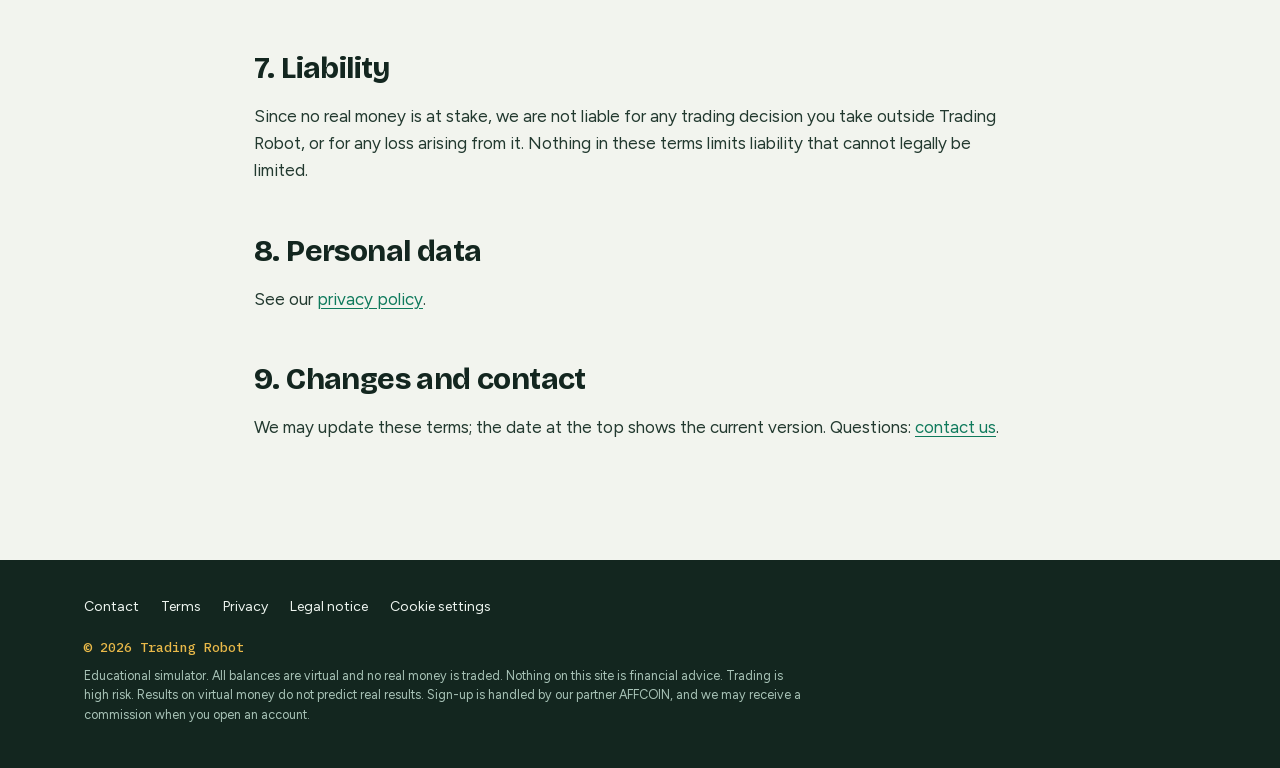
<file: terms/index.html>
<!DOCTYPE html>
<html lang="en">
<head>
<meta charset="utf-8">
<meta name="viewport" content="width=device-width, initial-scale=1">
<title>Terms of use | Trading Robot</title>
<meta name="description" content="The rules for using tradingrobot.software and taking part in the virtual trading robot challenges.">
<link rel="canonical" href="https://tradingrobot.software/terms/">
<meta property="og:title" content="Terms of use | Trading Robot">
<meta property="og:description" content="The rules for using tradingrobot.software and taking part in the virtual trading robot challenges.">
<meta property="og:url" content="https://tradingrobot.software/terms/">
<meta property="og:type" content="website">
<meta name="theme-color" content="#f2f4ee">
<link rel="preload" href="/assets/fonts/BricolageGrotesque-latin.woff2" as="font" type="font/woff2" crossorigin>
<link rel="stylesheet" href="/assets/fonts/fonts.css">
<link rel="stylesheet" href="/assets/site.css">
<script src="/assets/consent.js" data-ga=""></script>
</head>
<body>
<header class="bar">
  <div class="wrap">
    <a class="logo" href="/"><span class="logo-glyph" aria-hidden="true"></span>Trading Robot</a>
    <nav aria-label="Main"><a href="/#how">How it works</a><a class="hide-sm" href="/#rules">The rules</a><a href="/contact/">Contact</a></nav>
  </div>
</header>

<main class="page">
  <div class="wrap">
    <div class="page-head">
      <p class="label">Legal</p>
      <h1>Terms of use</h1>
      <p class="updated">Last updated: 5 October 2026</p>
    </div>
    <div class="prose">
      <p>By using tradingrobot.software or opening an account through it, you accept these terms. If you do not agree with them, please do not use the site.</p>
      <h2>1. What Trading Robot is</h2>
      <p>Trading Robot is an educational simulator. You set up a trading robot, run it on live market prices with a <strong>virtual balance of $10,000</strong>, and try to clear three levels. No real money is deposited, traded or won, and the virtual balance has no cash value.</p>
      <h2>2. Who can join</h2>
      <p>You must be at least 18 years old and allowed to use this kind of service where you live. One person, one account. The information you give when signing up must be accurate.</p>
      <h2>3. Your account</h2>
      <p>Accounts are created and run by our partner AFFCOIN, whose own terms also apply. We may receive a commission when you open an account. Keep your password private. You are responsible for what happens under your account.</p>
      <h2>4. Challenge rules</h2>
      <table>
        <thead><tr><th>Level</th><th>Target</th><th>Min. days</th><th>Max. days</th><th>Max. drawdown</th><th>Daily drawdown</th></tr></thead>
        <tbody>
          <tr><td>Level 1</td><td>+10%</td><td>5</td><td>10</td><td>-10%</td><td>-5%</td></tr>
          <tr><td>Level 2</td><td>+5%</td><td>5</td><td>No limit</td><td>-10%</td><td>-5%</td></tr>
          <tr><td>Level 3</td><td>+5%</td><td>None</td><td>No limit</td><td>-10%</td><td>-5%</td></tr>
        </tbody>
      </table>
      <p>Breaching the daily or the maximum drawdown ends the challenge immediately. We may adjust the rules for future challenges; a challenge already running keeps the rules it started with.</p>
      <h2>5. Fair use</h2>
      <p>Do not exploit bugs, price-feed errors or latency, share accounts, use several accounts to game the levels, or attack the platform. We may suspend an account that breaks these rules.</p>
      <h2>6. No financial advice, no guarantee</h2>
      <p>Nothing on Trading Robot is investment, financial or tax advice. Performance on virtual money does not predict results on real money. Trading is high risk. The service is provided as is, and may be interrupted for maintenance.</p>
      <h2>7. Liability</h2>
      <p>Since no real money is at stake, we are not liable for any trading decision you take outside Trading Robot, or for any loss arising from it. Nothing in these terms limits liability that cannot legally be limited.</p>
      <h2>8. Personal data</h2>
      <p>See our <a href="/privacy-policy/">privacy policy</a>.</p>
      <h2>9. Changes and contact</h2>
      <p>We may update these terms; the date at the top shows the current version. Questions: <a href="/contact/">contact us</a>.</p>
    </div>
  </div>
</main>

<footer class="foot">
  <div class="wrap">
    <nav aria-label="Footer"><a href="/contact/">Contact</a><a href="/terms/">Terms</a><a href="/privacy-policy/">Privacy</a><a href="/legal-notice/">Legal notice</a><a href="/privacy-policy/#cookies" data-cookie-settings>Cookie settings</a></nav>
    <p class="copy">&copy; 2026 Trading Robot</p>
    <small>Educational simulator. All balances are virtual and no real money is traded. Nothing on this site is financial advice. Trading is high risk. Results on virtual money do not predict real results. Sign-up is handled by our partner AFFCOIN, and we may receive a commission when you open an account.</small>
  </div>
</footer>
</body>
</html>
</file>
<file: assets/fonts/fonts.css>
/* Self-hosted Google Fonts, latin subset (no request to Google at runtime). */
@font-face {
  font-family: 'Bricolage Grotesque';
  font-style: normal;
  font-weight: 500 800;
  font-display: swap;
  src: url(/assets/fonts/BricolageGrotesque-latin.woff2) format('woff2');
  unicode-range: U+0000-00FF, U+0131, U+0152-0153, U+02BB-02BC, U+02C6, U+02DA, U+02DC, U+0304, U+0308, U+0329, U+2000-206F, U+20AC, U+2122, U+2191, U+2193, U+2212, U+2215, U+FEFF, U+FFFD;
}
@font-face {
  font-family: 'Figtree';
  font-style: normal;
  font-weight: 400 700;
  font-display: swap;
  src: url(/assets/fonts/Figtree-latin.woff2) format('woff2');
  unicode-range: U+0000-00FF, U+0131, U+0152-0153, U+02BB-02BC, U+02C6, U+02DA, U+02DC, U+0304, U+0308, U+0329, U+2000-206F, U+20AC, U+2122, U+2191, U+2193, U+2212, U+2215, U+FEFF, U+FFFD;
}
@font-face {
  font-family: 'IBM Plex Mono';
  font-style: normal;
  font-weight: 500;
  font-display: swap;
  src: url(/assets/fonts/IBMPlexMono-latin.woff2) format('woff2');
  unicode-range: U+0000-00FF, U+0131, U+0152-0153, U+02BB-02BC, U+02C6, U+02DA, U+02DC, U+0304, U+0308, U+0329, U+2000-206F, U+20AC, U+2122, U+2191, U+2193, U+2212, U+2215, U+FEFF, U+FFFD;
}
</file>
<file: assets/site.css>
/* Trading Robot: sober simulator identity. */
:root{
  --paper:#f2f4ee;
  --paper-2:#e4e9dd;
  --card:#ffffff;
  --ink:#13261f;
  --ink-2:#24443a;
  --muted:#4c5e56;
  --line:#cfd8c8;
  --cobalt:#0f7a5c;
  --cobalt-dark:#0b5e47;
  --cobalt-soft:#dcf1e8;
  --amber:#e9b949;
  --amber-soft:#fbf0d2;
  --gain:#167449;
  --loss:#b8322a;
  --loss-soft:#fbe6e3;
  --display:"Bricolage Grotesque",ui-sans-serif,system-ui,sans-serif;
  --body:"Figtree",ui-sans-serif,system-ui,sans-serif;
  --mono:"IBM Plex Mono",ui-monospace,monospace;
  --ease:cubic-bezier(.2,.8,.2,1);
  --gutter:clamp(16px,4vw,44px);
  --radius:6px;
}
*{box-sizing:border-box}
html{-webkit-text-size-adjust:100%;scroll-behavior:smooth}
body{margin:0;background:var(--paper);color:var(--ink);font:400 17px/1.6 var(--body);overflow-x:hidden}
a{color:var(--cobalt)}
img,svg{max-width:100%}
.wrap{max-width:1200px;margin:0 auto;padding:0 var(--gutter)}

/* Header */
.bar{border-bottom:1px solid var(--line);background:var(--paper)}
.bar .wrap{display:flex;align-items:center;justify-content:space-between;gap:16px;min-height:68px}
.logo{display:flex;align-items:center;gap:10px;font:800 19px/1 var(--display);letter-spacing:-.02em;color:var(--ink);text-decoration:none;white-space:nowrap}
.logo-glyph{position:relative;width:26px;height:22px;border-radius:5px;background:var(--ink)}
.logo-glyph::before,.logo-glyph::after{content:"";position:absolute;top:8px;width:5px;height:5px;border-radius:1px;background:var(--amber)}
.logo-glyph::before{left:6px}.logo-glyph::after{right:6px}
.bar nav{display:flex;gap:clamp(14px,2.4vw,28px)}
.bar nav a{font-size:15px;font-weight:600;color:var(--muted);text-decoration:none;white-space:nowrap}
.bar nav a:hover,.bar nav a[aria-current=page]{color:var(--ink);text-decoration:underline;text-decoration-color:var(--amber);text-decoration-thickness:3px;text-underline-offset:6px}
@media (max-width:520px){.bar nav a.hide-sm{display:none}}

/* Shared section heads */
.head{max-width:720px}
.label{display:inline-block;margin:0 0 14px;font:500 12.5px/1 var(--mono);letter-spacing:.08em;text-transform:uppercase;color:var(--cobalt)}
.label::before{content:"// ";color:var(--muted)}
.title{margin:0;font:750 clamp(29px,3.8vw,46px)/1.06 var(--display);letter-spacing:-.025em;text-wrap:balance}
.sub{margin:16px 0 0;max-width:58ch;color:var(--muted)}

/* Buttons */
.btn{display:inline-flex;align-items:center;gap:10px;padding:15px 24px;border:0;border-radius:var(--radius);background:var(--cobalt);color:#fff;font:700 17px/1 var(--display);text-decoration:none;cursor:pointer;box-shadow:4px 4px 0 var(--ink);transition:transform .15s var(--ease),box-shadow .15s var(--ease),background .15s}
.btn:hover{background:var(--cobalt-dark);transform:translate(-1px,-1px);box-shadow:5px 5px 0 var(--ink)}
.btn:active{transform:translate(2px,2px);box-shadow:2px 2px 0 var(--ink)}
.btn:focus-visible{outline:3px solid var(--amber);outline-offset:3px}
.btn-light{background:var(--amber);color:var(--ink);box-shadow:4px 4px 0 #000}
.btn-light:hover{background:#f6c160;box-shadow:5px 5px 0 #000}
.link{font-weight:600;color:var(--ink);text-underline-offset:4px;text-decoration-color:var(--amber);text-decoration-thickness:2px}

/* Hero */
.hero{padding-block:clamp(32px,5vw,72px) clamp(48px,6vw,88px);background:linear-gradient(var(--paper),var(--paper-2))}
.hero-grid{display:grid;grid-template-columns:minmax(0,1.15fr) minmax(0,.85fr);gap:clamp(28px,4.5vw,64px);align-items:start}
.tag{display:inline-flex;align-items:center;gap:10px;margin:0 0 20px;font:500 13px/1 var(--mono);letter-spacing:.04em;text-transform:uppercase;color:var(--ink-2)}
.tag span{padding:5px 9px;border-radius:3px;background:var(--ink);color:var(--amber);letter-spacing:.08em}
h1{margin:0;font:800 clamp(38px,5.6vw,68px)/1.02 var(--display);letter-spacing:-.035em;text-wrap:balance}
h1 mark{background:linear-gradient(transparent 62%,var(--amber) 62% 92%,transparent 92%);color:inherit;padding:0 .04em}
.intro{max-width:52ch;margin:22px 0 0;font-size:clamp(17px,1.5vw,19px);color:var(--muted)}

/* Hero chart */
.curve{margin:32px 0 0;padding:16px;border:1px solid var(--line);border-radius:var(--radius);background:var(--card)}
.curve svg{display:block;width:100%;height:auto}
.c-past{fill:var(--paper-2)}
.c-target{stroke:var(--gain);stroke-width:1.5;stroke-dasharray:5 5}
.c-limit{stroke:var(--loss);stroke-width:1.5;stroke-dasharray:5 5}
.c-zero{stroke:var(--line);stroke-width:1}
.c-bt{fill:none;stroke:var(--muted);stroke-width:2.5;stroke-dasharray:2 5;stroke-linecap:round;stroke-linejoin:round}
.c-live{fill:none;stroke:var(--cobalt);stroke-width:3.5;stroke-linecap:round;stroke-linejoin:round;stroke-dasharray:400;stroke-dashoffset:0;animation:draw 2.2s var(--ease) both .5s}
.c-today{stroke:var(--ink);stroke-width:1.5}
.c-dot{fill:var(--amber);stroke:var(--ink);stroke-width:2;animation:blink 1.6s steps(2,start) infinite 2.7s}
.c-lab{font:500 12px var(--mono);letter-spacing:.06em;fill:var(--muted)}
.c-lab-live{fill:var(--cobalt)}
.c-val{font:500 12px var(--mono)}
.c-val-t{fill:var(--gain)}.c-val-r{fill:var(--loss)}
.curve figcaption{margin-top:10px;font-size:13.5px;line-height:1.45;color:var(--muted)}

/* Signup card */
.join{position:sticky;top:20px;background:var(--card);border:2px solid var(--ink);border-radius:var(--radius);box-shadow:8px 8px 0 var(--ink);overflow:hidden}
.join-head{padding:20px 22px 16px;background:var(--ink);color:#fff}
.join-head h2{margin:0;font:750 23px/1.2 var(--display);letter-spacing:-.02em}
.join-head p{margin:6px 0 0;font:500 13px/1.3 var(--mono);color:var(--amber)}

/* Backtest vs live */
.versus{padding-block:clamp(64px,8vw,110px)}
.vs-grid{display:grid;grid-template-columns:repeat(2,minmax(0,1fr));gap:20px;margin-top:40px}
.vs{padding:26px;border-radius:var(--radius);border:1px solid var(--line);background:var(--card)}
.vs h3{margin:0 0 18px;font:750 24px/1.15 var(--display);letter-spacing:-.02em}
.vs h3 small{display:block;margin-top:6px;font:500 13px/1.3 var(--mono);color:var(--muted);letter-spacing:0}
.vs-past{background:repeating-linear-gradient(135deg,var(--card) 0 14px,#faf8f2 14px 28px)}
.vs-live{border:2px solid var(--cobalt);box-shadow:6px 6px 0 var(--cobalt-soft)}
.vs-live h3 small{color:var(--cobalt)}
.vs dl{margin:0;display:grid;gap:0}
.vs dl div{display:grid;grid-template-columns:minmax(0,110px) minmax(0,1fr);gap:12px;padding:12px 0;border-top:1px dashed var(--line)}
.vs dt{font:500 12.5px/1.6 var(--mono);text-transform:uppercase;letter-spacing:.05em;color:var(--muted)}
.vs dd{margin:0;font-weight:600}

/* Pipeline (dark band) */
.pipeline{background:var(--ink);color:#eef5f0;padding-block:clamp(64px,8vw,110px)}
.pipeline .label{color:var(--amber)}
.pipeline .label::before{color:#9fbfb2}
.stages{list-style:none;margin:44px 0 0;padding:0;display:grid;grid-template-columns:repeat(4,minmax(0,1fr));gap:16px;position:relative}
.stages li{position:relative;padding:22px 20px 24px;border:1px solid #2f5246;border-radius:var(--radius);background:#1b3a30}
.stages li.here{background:var(--cobalt);border-color:var(--cobalt)}
.stage-n{display:inline-block;margin-bottom:28px;font:500 14px/1 var(--mono);color:var(--amber)}
.stages li.here .stage-n{color:#fff}
.stages li:not(:last-child)::after{content:"";position:absolute;top:28px;right:-17px;width:18px;height:2px;background:var(--amber)}
.stages h3{margin:0;font:700 21px/1.2 var(--display);letter-spacing:-.015em;color:#fff}
.stages p{margin:10px 0 0;font-size:15.5px;line-height:1.55;color:#c6dbd1}
.stages li.here p{color:#eef6f1}
.stages a{color:var(--amber)}

/* Levels */
.levels{padding-block:clamp(64px,8vw,110px)}
.lv-grid{display:grid;grid-template-columns:repeat(3,minmax(0,1fr));gap:18px;margin-top:40px}
.lv{padding:24px;border:1px solid var(--line);border-radius:var(--radius);background:var(--card)}
.lv p{margin:0}
.lv-n{font:500 13px/1 var(--mono);text-transform:uppercase;letter-spacing:.08em;color:var(--muted)}
.lv-goal{margin-top:16px!important;font:800 clamp(44px,5vw,60px)/1 var(--display);letter-spacing:-.04em;color:var(--gain)}
.lv-name{margin-top:6px!important;font:700 18px/1.2 var(--display)}
.lv ul{list-style:none;margin:20px 0 0;padding:0;font:500 14.5px/1 var(--mono)}
.lv li{display:flex;justify-content:space-between;gap:12px;padding:11px 0;border-top:1px dashed var(--line)}
.lv li span{font-family:var(--body);color:var(--muted)}
.limits{display:flex;flex-wrap:wrap;align-items:stretch;gap:12px;margin-top:18px}
.limits p{margin:0;padding:14px 18px;border-radius:var(--radius);background:var(--loss-soft);color:#7d211b;font-weight:600}
.limits b{font:500 18px/1 var(--mono);color:var(--loss);margin-right:6px}
.limits .stop{flex:1 1 260px;background:var(--ink);color:#fff}
.actions{display:flex;flex-wrap:wrap;align-items:center;gap:16px 24px;margin:32px 0 0}

/* Library */
.library{padding-block:clamp(64px,8vw,110px);background:var(--paper-2);border-block:1px solid var(--line)}
.lib-grid{display:grid;grid-template-columns:repeat(auto-fill,minmax(min(100%,300px),1fr));gap:16px;margin-top:40px}
.card{display:flex;flex-direction:column;gap:8px;padding:22px;border:1px solid var(--line);border-radius:var(--radius);background:var(--card);color:var(--ink);text-decoration:none;transition:transform .15s var(--ease),box-shadow .15s var(--ease),border-color .15s}
.card:hover{transform:translate(-2px,-2px);box-shadow:5px 5px 0 var(--ink);border-color:var(--ink)}
.card:focus-visible{outline:3px solid var(--cobalt);outline-offset:2px}
.card-k{font:500 12px/1 var(--mono);text-transform:uppercase;letter-spacing:.08em;color:var(--cobalt)}
.card h3{margin:4px 0 0;font:700 20px/1.25 var(--display);letter-spacing:-.015em}
.card p{margin:0;font-size:15.5px;color:var(--muted)}

/* FAQ */
.faq{padding-block:clamp(64px,8vw,110px)}
.faq .wrap{display:grid;grid-template-columns:minmax(0,.75fr) minmax(0,1.25fr);gap:clamp(28px,5vw,72px)}
.qa details{margin-bottom:10px;border:1px solid var(--line);border-radius:var(--radius);background:var(--card)}
.qa summary{list-style:none;cursor:pointer;display:flex;justify-content:space-between;align-items:center;gap:16px;padding:18px 20px;font:650 17.5px/1.35 var(--display)}
.qa summary::-webkit-details-marker{display:none}
.qa summary::after{content:"";flex:none;width:12px;height:12px;border-right:2.5px solid var(--cobalt);border-bottom:2.5px solid var(--cobalt);transform:rotate(45deg) translateY(-3px);transition:transform .2s var(--ease)}
.qa details[open] summary::after{transform:rotate(-135deg) translateY(-2px)}
.qa summary:focus-visible{outline:3px solid var(--cobalt);outline-offset:2px;border-radius:var(--radius)}
.qa details p{margin:0;padding:0 20px 20px;max-width:62ch;color:var(--muted)}

/* Closing band */
.closing{background:var(--cobalt);color:#fff;padding-block:clamp(52px,7vw,92px)}
.closing .wrap{display:flex;align-items:center;justify-content:space-between;gap:28px;flex-wrap:wrap}
.closing h2{margin:0;max-width:20ch;font:800 clamp(30px,4vw,50px)/1.04 var(--display);letter-spacing:-.03em}

/* Footer */
.foot{padding:36px 0 44px;background:var(--ink);color:#c6dbd1;font-size:14px}
.foot nav{display:flex;flex-wrap:wrap;gap:8px 22px}
.foot nav a{color:#eef5f0;text-decoration:none}
.foot nav a:hover{text-decoration:underline;text-decoration-color:var(--amber)}
.foot .copy{margin:22px 0 0;font:500 13px/1 var(--mono);color:var(--amber)}
.foot small{display:block;margin-top:12px;max-width:90ch;font-size:12.5px;line-height:1.55;color:#a9c4b8}

/* Text pages (legal, contact, guides) */
.page{padding-block:clamp(32px,5vw,64px) clamp(64px,8vw,110px)}
.page .wrap{max-width:860px}
.page-head{padding-bottom:28px;border-bottom:2px solid var(--ink)}
.page h1{font-size:clamp(32px,4.8vw,52px);line-height:1.06}
.page .updated{margin:16px 0 0;font:500 13px/1 var(--mono);color:var(--muted)}
.prose{margin-top:36px;color:#22392f}
.prose h2{margin:48px 0 12px;font:750 clamp(23px,2.6vw,30px)/1.2 var(--display);letter-spacing:-.02em;color:var(--ink)}
.prose h3{margin:28px 0 8px;font:700 19px/1.3 var(--display);color:var(--ink)}
.prose p,.prose li{max-width:70ch}
.prose ul,.prose ol{padding-left:1.25em}
.prose li{margin:7px 0}
.prose li::marker{color:var(--cobalt);font-weight:700}
.prose a{color:var(--cobalt);text-underline-offset:3px}
.prose strong{color:var(--ink)}
.prose code{font:500 .88em var(--mono);padding:1px 5px;border-radius:3px;background:var(--paper-2)}
.prose table{width:100%;margin:22px 0;border-collapse:collapse;font-size:15px;background:var(--card);border:1px solid var(--line)}
.prose th,.prose td{padding:12px 14px;text-align:left;vertical-align:top;border-bottom:1px solid var(--line)}
.prose thead th{background:var(--ink);color:#fff;font:500 12.5px/1.3 var(--mono);text-transform:uppercase;letter-spacing:.05em}
.prose .callout{margin:28px 0;padding:18px 20px;border-left:4px solid var(--amber);border-radius:0 var(--radius) var(--radius) 0;background:var(--amber-soft)}
.prose .callout p{margin:0}
.page-cta{display:flex;align-items:center;justify-content:space-between;gap:20px;flex-wrap:wrap;margin-top:52px;padding:26px;border:2px solid var(--ink);border-radius:var(--radius);background:var(--card);box-shadow:6px 6px 0 var(--ink)}
.page-cta p{margin:0;max-width:30ch;font:750 21px/1.25 var(--display);letter-spacing:-.015em;color:var(--ink)}
dl.facts{display:grid;grid-template-columns:minmax(0,200px) minmax(0,1fr);gap:10px 24px;margin:20px 0}
dl.facts dt{color:var(--muted)}
dl.facts dd{margin:0;color:var(--ink)}
@media (max-width:720px){.prose table{display:block;max-width:100%;overflow-x:auto;-webkit-overflow-scrolling:touch}.prose th,.prose td{min-width:96px}}
@media (max-width:560px){dl.facts{grid-template-columns:minmax(0,1fr);gap:2px}dl.facts dd{margin-bottom:12px}}

/* Contact form */
.cform{display:grid;gap:16px;margin:24px 0}
.cform .row{display:grid;grid-template-columns:1fr 1fr;gap:16px}
.cform label{display:grid;gap:8px;font:600 14px/1 var(--body);color:var(--ink)}
.cform input,.cform textarea{width:100%;padding:13px 15px;border:1.5px solid var(--line);border-radius:var(--radius);background:var(--card);color:var(--ink);font:400 16px/1.5 var(--body)}
.cform textarea{min-height:150px;resize:vertical}
.cform input:focus,.cform textarea:focus{outline:none;border-color:var(--cobalt);box-shadow:0 0 0 3px var(--cobalt-soft)}
.cform .hp{position:absolute;left:-9999px;width:1px;height:1px;overflow:hidden}
.cform .btn{justify-self:start}
.cform .btn[disabled]{opacity:.6;cursor:wait}
.cform-status{margin:0;min-height:1.5em;font-size:15px;color:var(--muted)}
.cform-status.ok{color:var(--gain)}
.cform-status.err{color:var(--loss)}
@media (max-width:480px){.cform .row{grid-template-columns:minmax(0,1fr)}}

/* Load motion */
.fade{animation:fade .7s var(--ease) both}
.f1{animation-delay:.06s}.f2{animation-delay:.12s}.f3{animation-delay:.2s}
@keyframes fade{from{opacity:0;transform:translateY(12px)}}
@keyframes draw{from{stroke-dashoffset:400}}
@keyframes blink{50%{opacity:.25}}
@media (prefers-reduced-motion:reduce){*,*::before,*::after{animation:none!important;transition:none!important}html{scroll-behavior:auto}}

/* Tablet and mobile */
@media (max-width:960px){
  .hero-grid,.faq .wrap{grid-template-columns:minmax(0,1fr)}
  .join{position:static}
  .stages{grid-template-columns:repeat(2,minmax(0,1fr))}
  .stages li:not(:last-child)::after{display:none}
}
@media (max-width:720px){
  .vs-grid,.lv-grid{grid-template-columns:minmax(0,1fr)}
}
@media (max-width:520px){
  .stages{grid-template-columns:minmax(0,1fr)}
  .stage-n{margin-bottom:14px}
  .curve{padding:10px}
  .vs{padding:20px}
  .vs dl div{grid-template-columns:minmax(0,1fr);gap:2px}
  .join{box-shadow:5px 5px 0 var(--ink)}
  .join-head{padding:18px 16px 14px}
}

/* Affcoin signup widget, restyled to the brand.
   The script injects plain DOM (no iframe), so these selectors only need to
   outrank theirs (.wl_form ...) and match their !important where they use it. */
.wl-signup{position:relative;width:100%}
.join .wl-signup{height:auto;min-height:440px;padding:8px 18px 22px}
.join .wl-signup .wl_form{max-width:none!important;color:var(--ink);font:400 15px/1.45 var(--body)}
.join .wl-signup .wl_form h4{display:none}
.join .wl-signup .input-holder-flex{gap:10px;margin-top:14px}
.join .wl-signup .wl_form .input-holder{padding-block:5px}
.join .wl-signup .wl_form input:not([type=checkbox]):not([type=submit]){height:50px;padding:0 15px;border:1.5px solid var(--line)!important;border-radius:var(--radius);background:#fff;color:var(--ink);font:400 16px/1 var(--body);transition:border-color .2s,box-shadow .2s}
.join .wl-signup .wl_form input::placeholder{color:#6a8077}
.join .wl-signup .wl_form input:not([type=checkbox]):not([type=submit]):hover{border-color:#b9b19e!important}
.join .wl-signup .wl_form input:not([type=checkbox]):not([type=submit]):focus{outline:none;border-color:var(--cobalt)!important;box-shadow:0 0 0 3px var(--cobalt-soft)}
.join .wl-signup .intl-tel-input{display:block;width:100%}
.join .wl-signup .intl-tel-input input[type=tel]{padding-left:62px!important}
.join .wl-signup .intl-tel-input .selected-flag{padding:0 8px 0 15px;border-radius:var(--radius) 0 0 var(--radius)}
.join .wl-signup .intl-tel-input .country-list{border-radius:var(--radius);border:1px solid var(--line);box-shadow:0 16px 40px -12px rgba(21,26,61,.35);font-size:14px}
.join .wl-signup .checkbox{margin-top:8px}
.join .wl-signup .form-check{display:flex;flex-wrap:wrap;gap:12px;align-items:flex-start}
.join .wl-signup .form-check-input{appearance:none;-webkit-appearance:none;flex:none;position:relative;width:20px;height:20px;margin:1px 0 0;border:2px solid var(--ink-2);border-radius:4px;background:#fff;cursor:pointer;transition:background .15s}
.join .wl-signup .form-check-input:checked{background:var(--cobalt) url("data:image/svg+xml,%3Csvg xmlns='http://www.w3.org/2000/svg' viewBox='0 0 16 16'%3E%3Cpath d='M3.5 8.5l3 3 6-6.5' fill='none' stroke='%23fff' stroke-width='2.4' stroke-linecap='round' stroke-linejoin='round'/%3E%3C/svg%3E") center/14px no-repeat;border-color:var(--cobalt)}
.join .wl-signup .form-check-input:focus-visible{outline:3px solid var(--amber);outline-offset:2px}
.join .wl-signup .wl_form label{flex:1;margin:0;font-size:13.5px;line-height:1.45;text-align:left;color:var(--muted);cursor:pointer}
.join .wl-signup .wl_form label a{color:var(--cobalt);font-weight:600;text-decoration:underline;text-underline-offset:2px}
.join .wl-signup .text-justify{text-align:left}
.join .wl-signup .wl_form .error{position:static;margin:6px 0 0;padding:0 2px!important;background:none!important;border:0!important;color:var(--loss)!important;font:500 13px/1.3 var(--body);text-align:left;text-transform:none;width:auto}
.join .wl-signup .wl_form .error+.error{display:none}
.join .wl-signup .form-check .error{flex-basis:100%;margin-left:32px}
.join .wl-signup .wl_form input.btn-success{display:block;width:100%;height:54px;margin-top:12px!important;padding:0 20px;border:0!important;border-radius:var(--radius);background:var(--cobalt)!important;color:#fff!important;font:700 18px/1 var(--display)!important;text-transform:none;letter-spacing:-.01em;box-shadow:4px 4px 0 var(--ink);transition:transform .15s var(--ease),box-shadow .15s var(--ease)}
.join .wl-signup .wl_form input.btn-success:hover{transform:translate(-1px,-1px);box-shadow:5px 5px 0 var(--ink);opacity:1}
.join .wl-signup .wl_form input.btn-success:focus-visible{outline:3px solid var(--amber);outline-offset:3px}
.join .wl-signup .signup-reassure{margin:12px 0 0;text-align:center;font:500 12.5px/1.4 var(--mono);color:var(--muted)}
.join .wl-signup .verification_form{max-width:none!important;padding-top:12px;text-align:center}
.join .wl-signup .verification_form .fa{display:none}
.join .wl-signup .verification_form p{margin:6px 0;color:var(--ink-2)}
.join .wl-signup .verification_form p:first-of-type{font:700 20px/1.25 var(--display);color:var(--ink)}
.join .wl-signup .verification_form input[name=verification]{text-align:center;letter-spacing:.3em;font-family:var(--mono)!important}
.join .wl-signup .verification_form input.btn-success{text-transform:none!important}
.join .wl-signup .highlight{color:var(--cobalt)}
.join .wl-signup .pw-wrap{position:relative}
.join .wl-signup .pw-toggle{position:absolute;right:10px;top:25px;transform:translateY(-50%);padding:6px 8px;border:0;background:none;font:600 13px/1 var(--body);color:var(--muted);cursor:pointer;z-index:2}
.join .wl-signup .pw-toggle:hover{color:var(--ink)}
@media (max-width:480px){
  .join .wl-signup{padding:4px 12px 18px}
  .join .wl-signup .input-holder-flex{flex-direction:column;gap:0}
}

/* Cookie consent banner (markup injected by consent.js) */
.consent{position:fixed;left:16px;right:16px;bottom:16px;z-index:50;max-width:560px;margin:0 auto;display:flex;align-items:center;gap:14px 16px;flex-wrap:wrap;padding:16px 18px;border:2px solid var(--ink);border-radius:var(--radius);background:var(--card);color:var(--ink);font-size:15px;line-height:1.45;box-shadow:6px 6px 0 var(--ink)}
.consent p{flex:1 1 240px;margin:0}
.consent a{color:var(--cobalt)}
.consent-actions{display:flex;gap:8px}
.consent button{padding:10px 16px;border:1.5px solid var(--ink);border-radius:var(--radius);background:transparent;color:var(--ink);font:600 15px/1 var(--body);cursor:pointer}
.consent button.yes{background:var(--cobalt);border-color:var(--cobalt);color:#fff}
.consent button:focus-visible{outline:3px solid var(--amber);outline-offset:2px}
</file>
